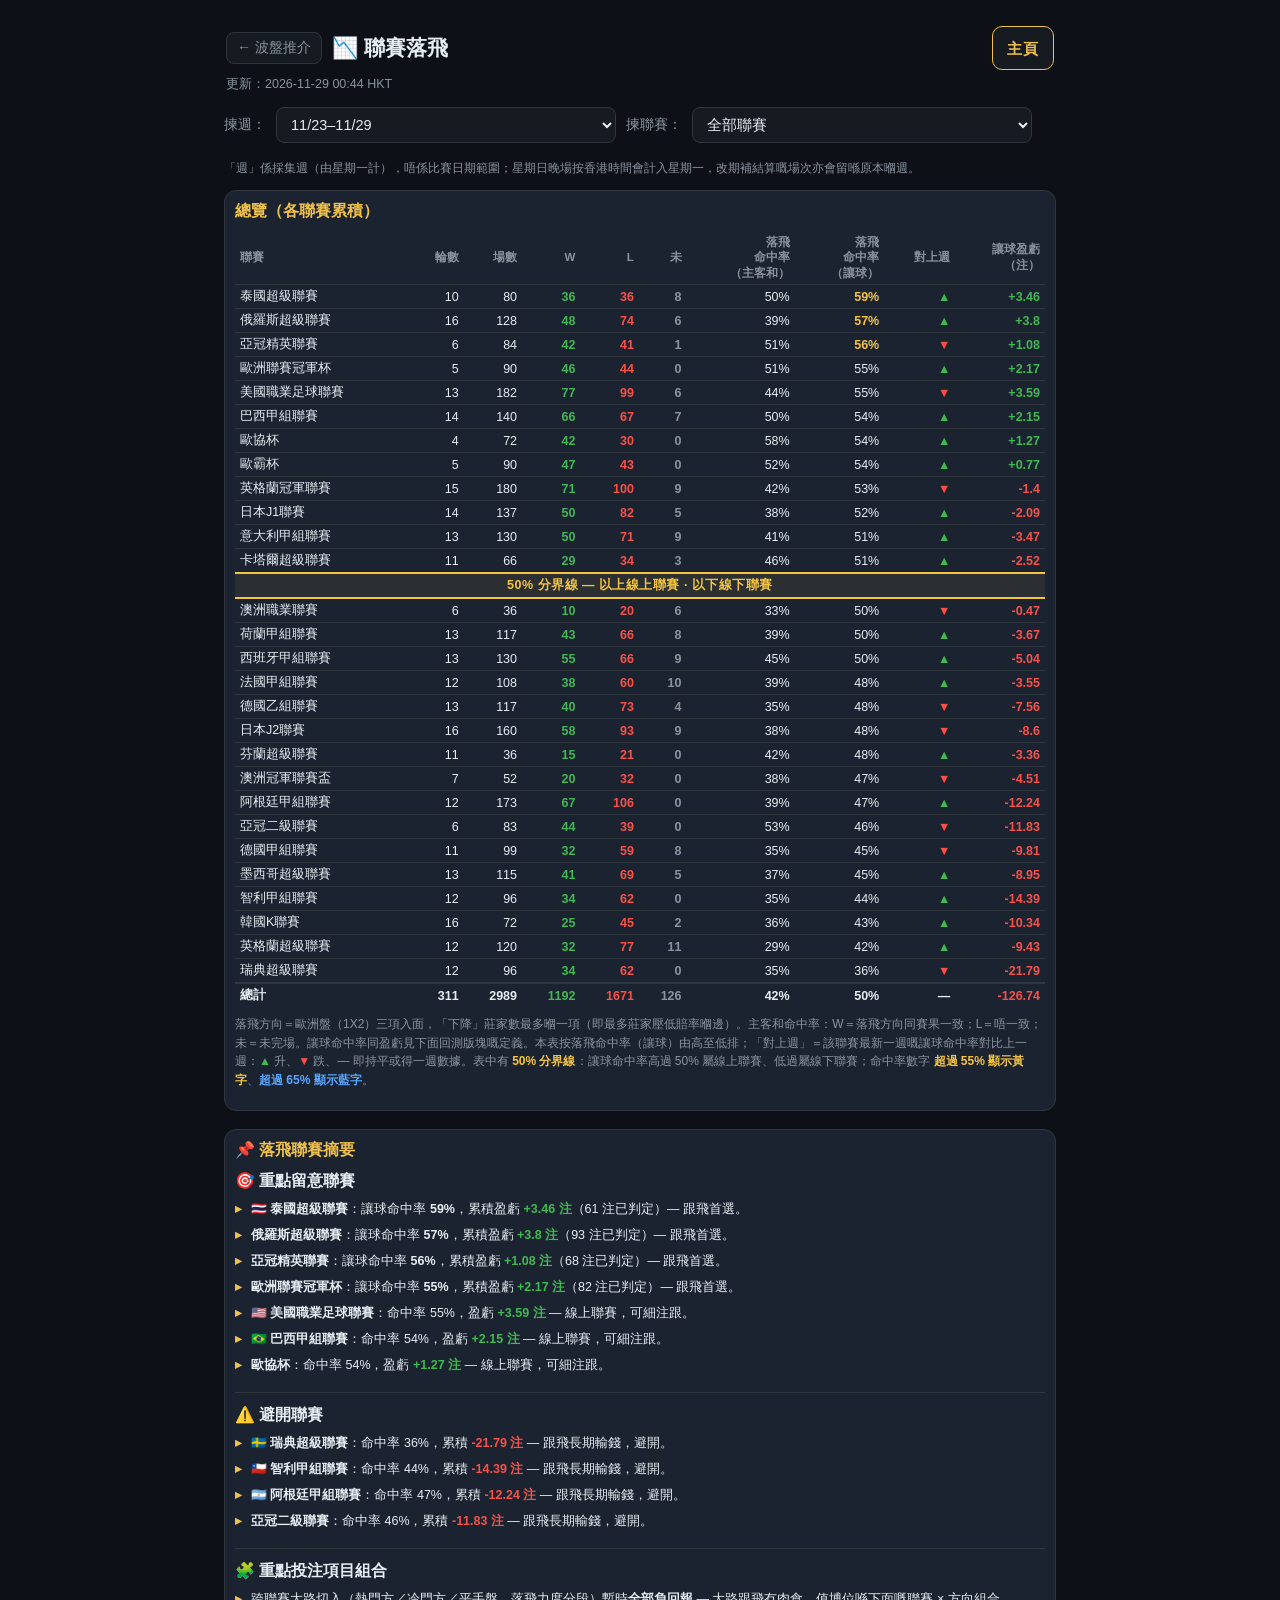
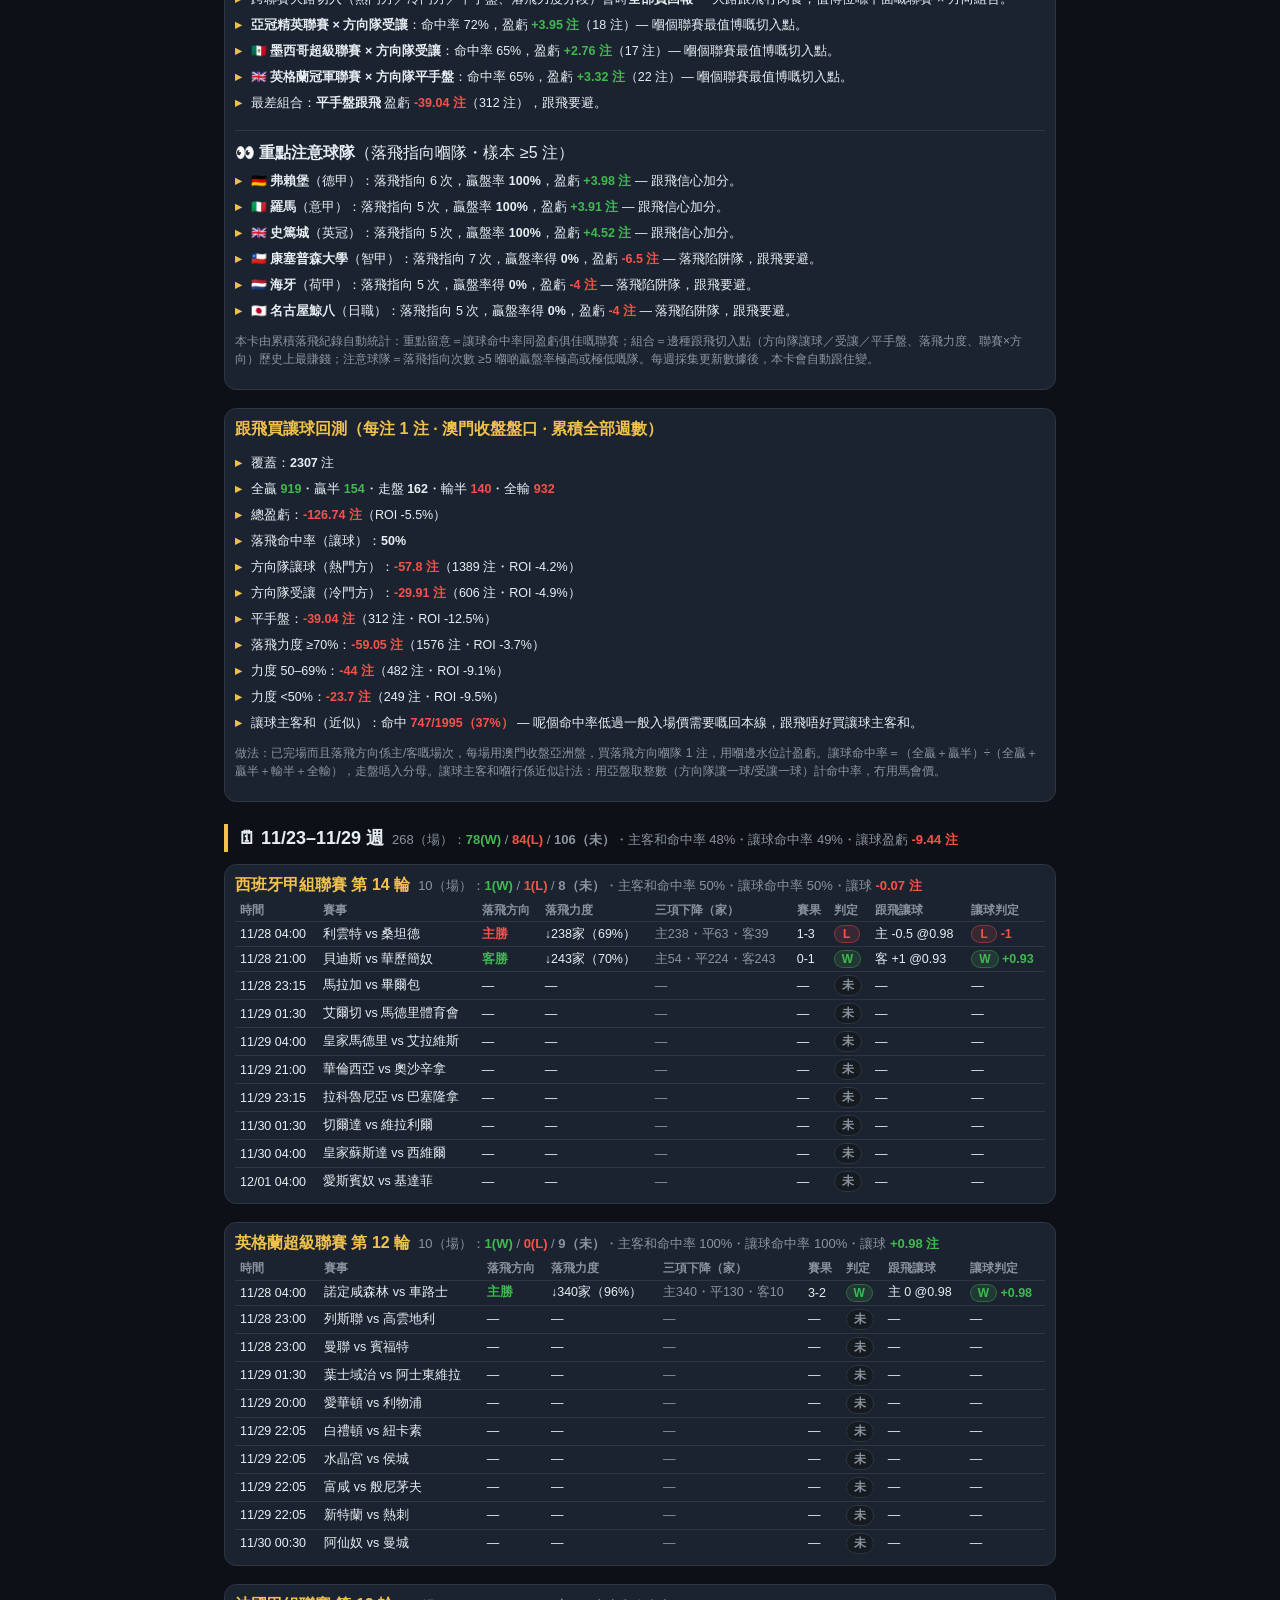
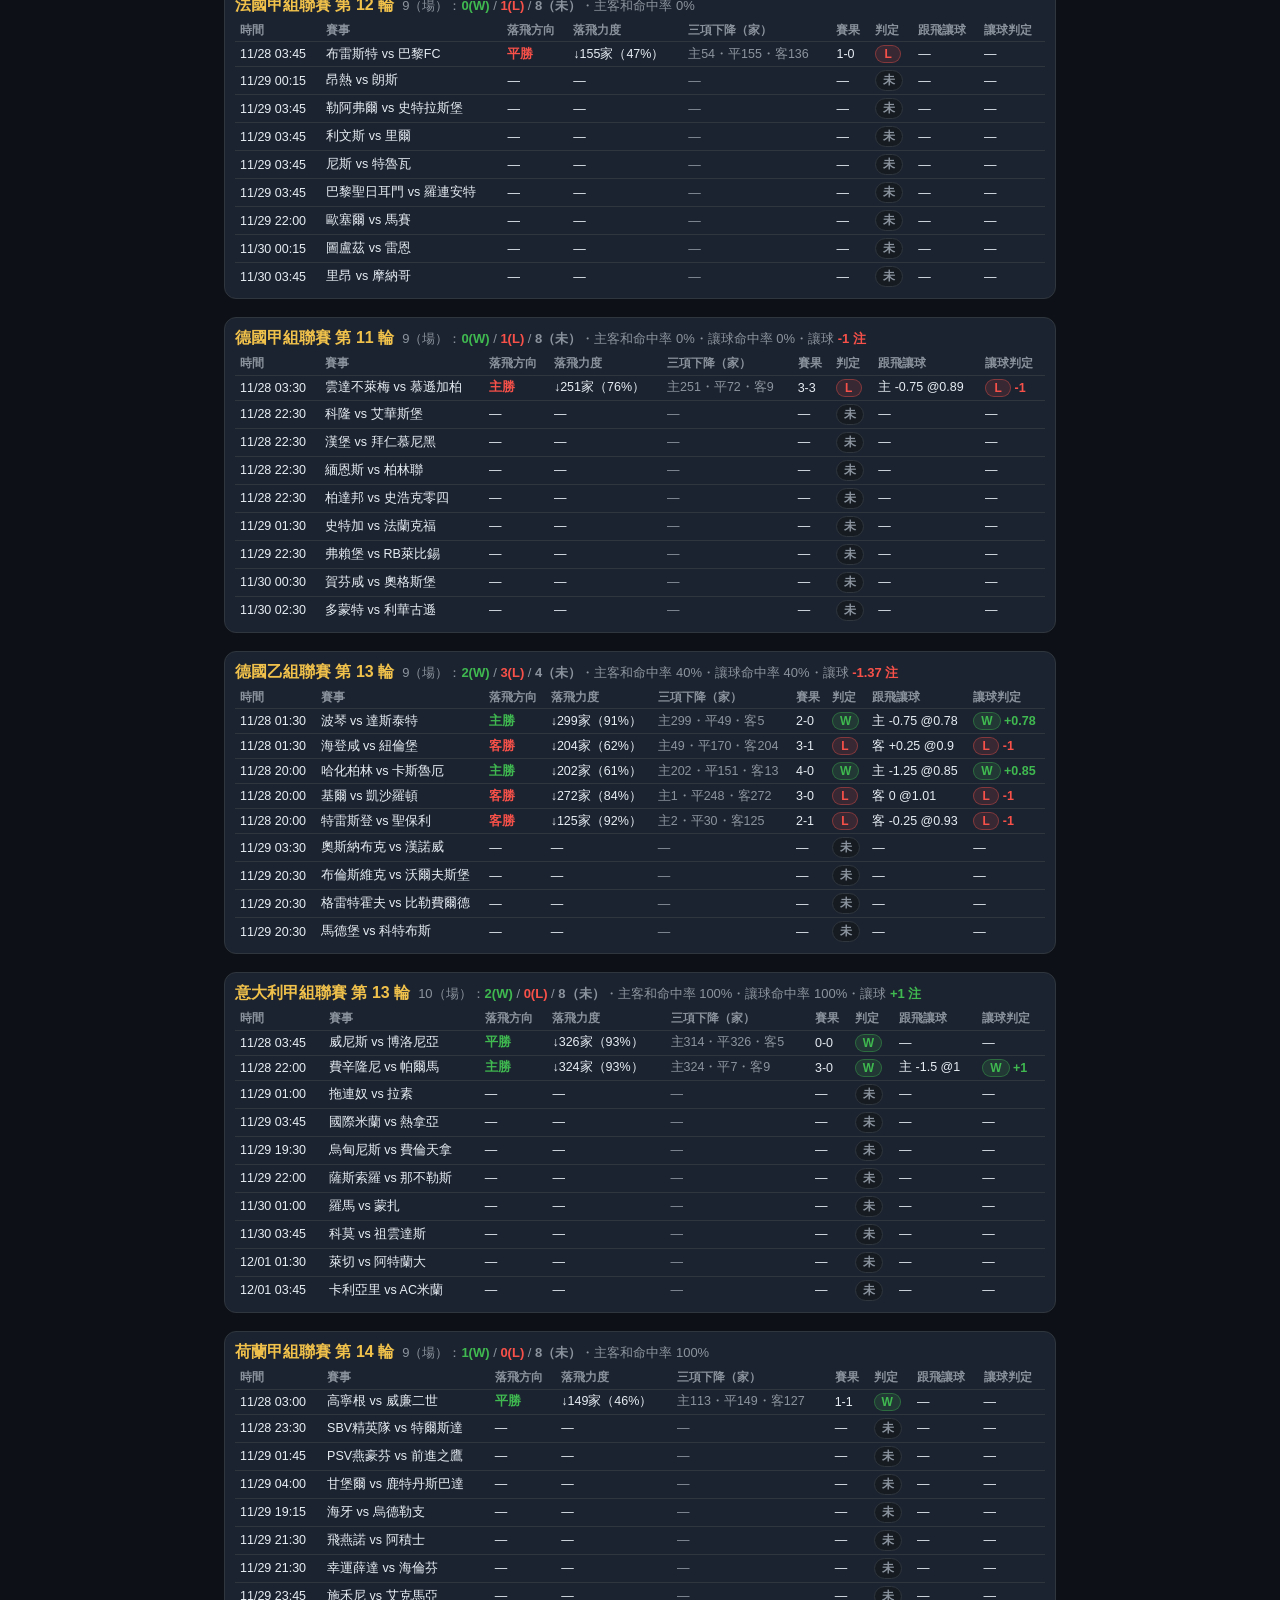
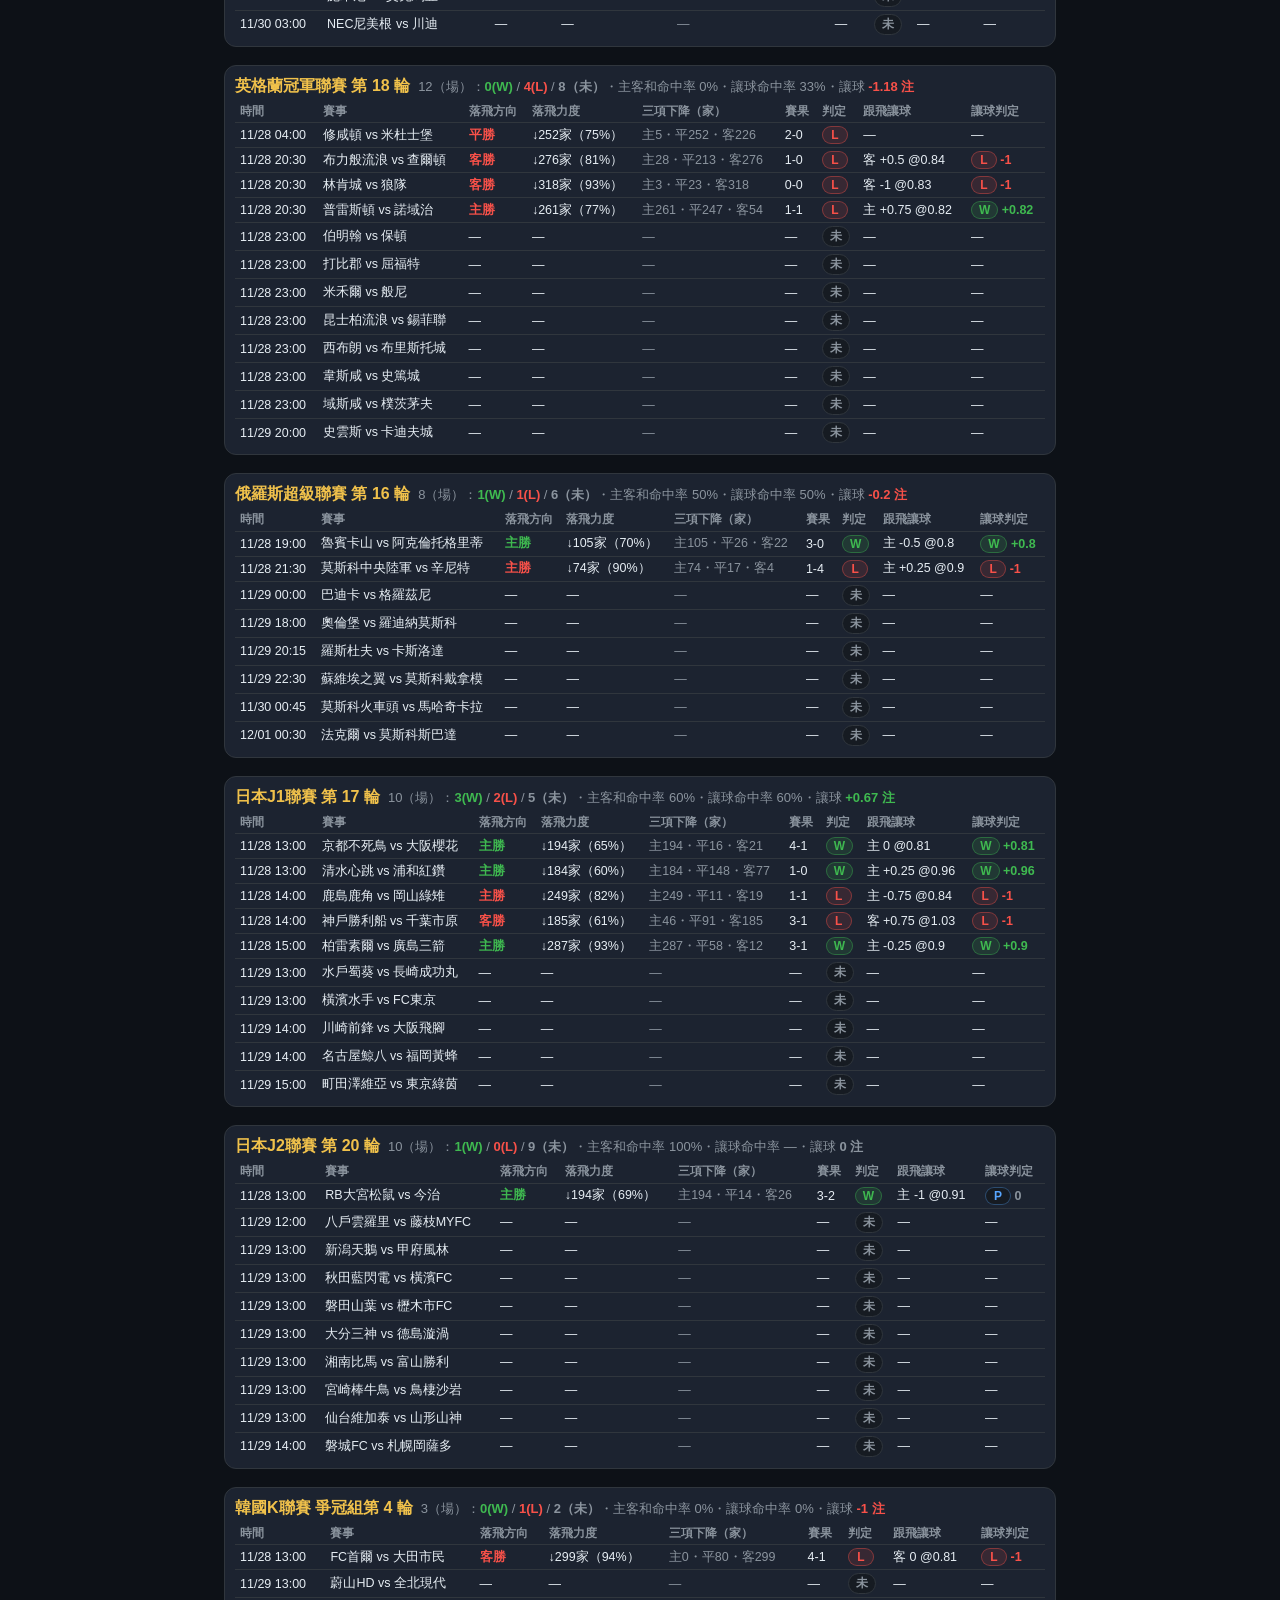
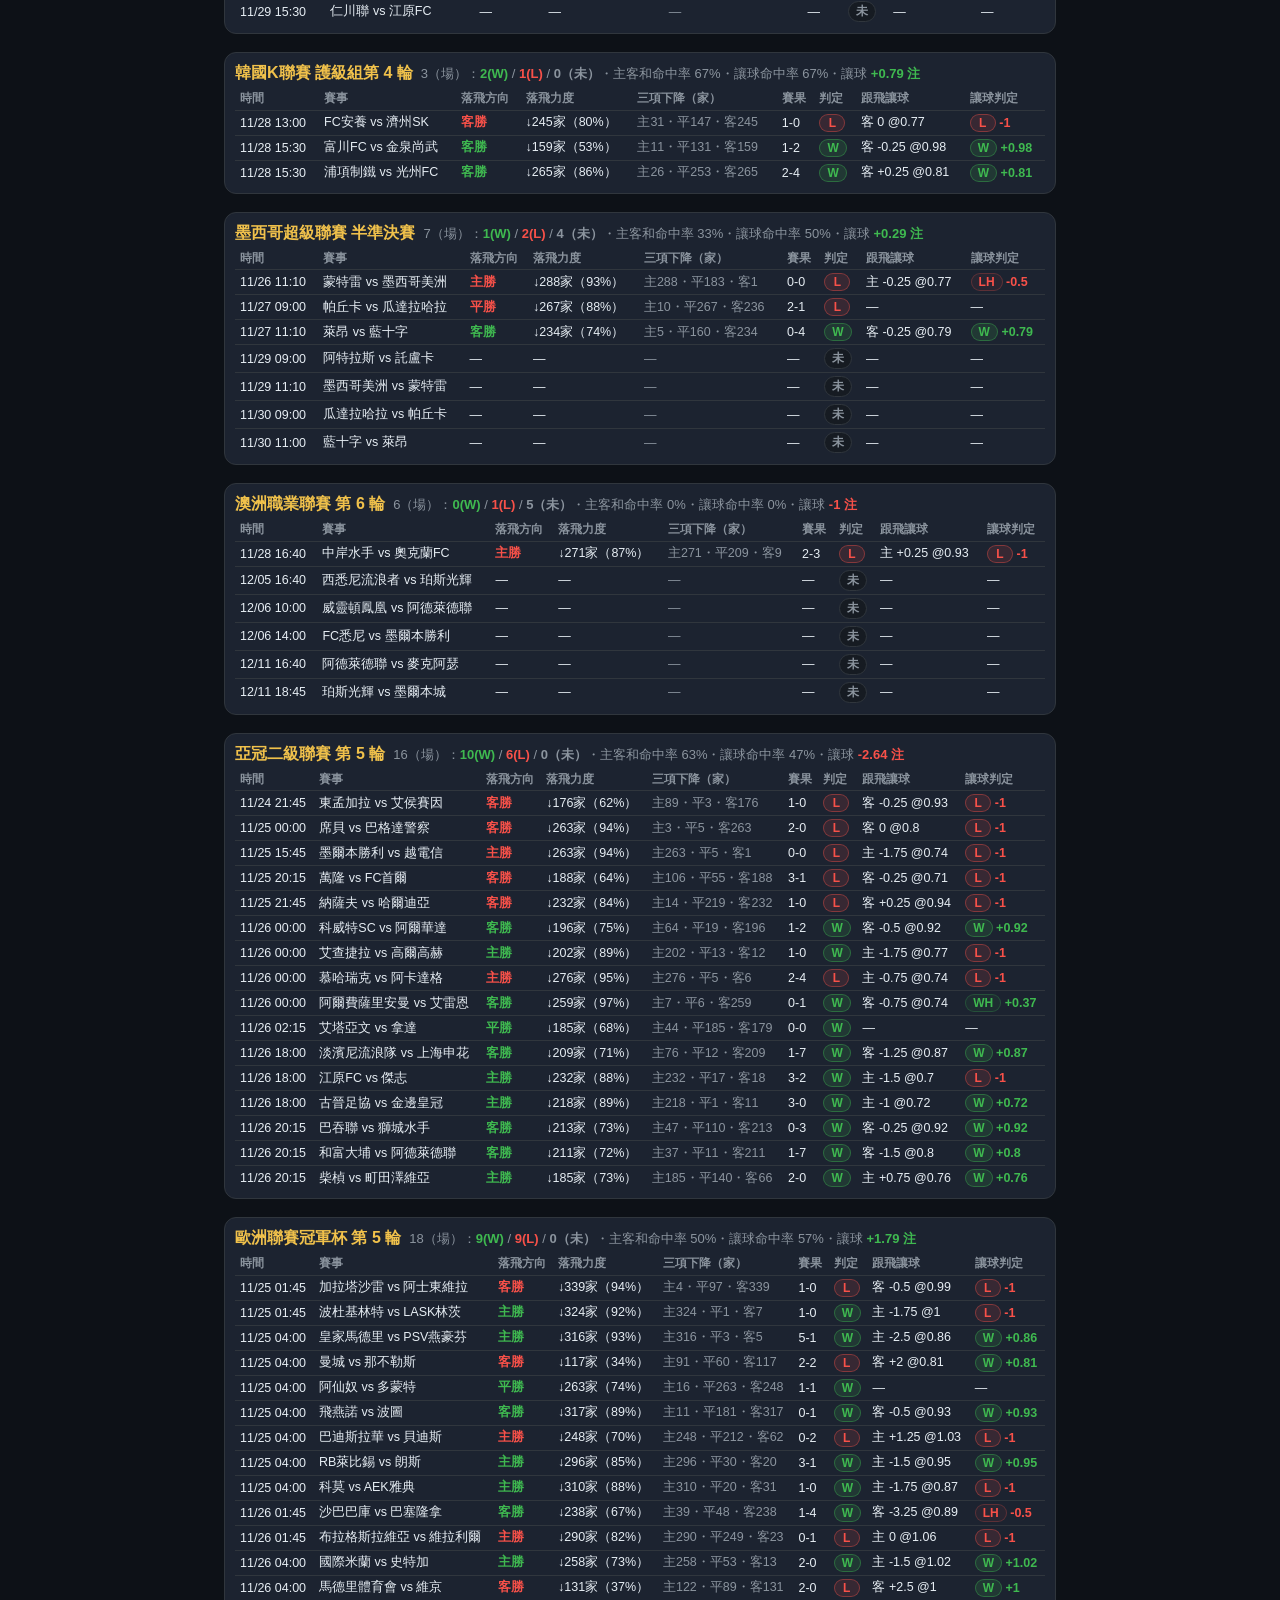
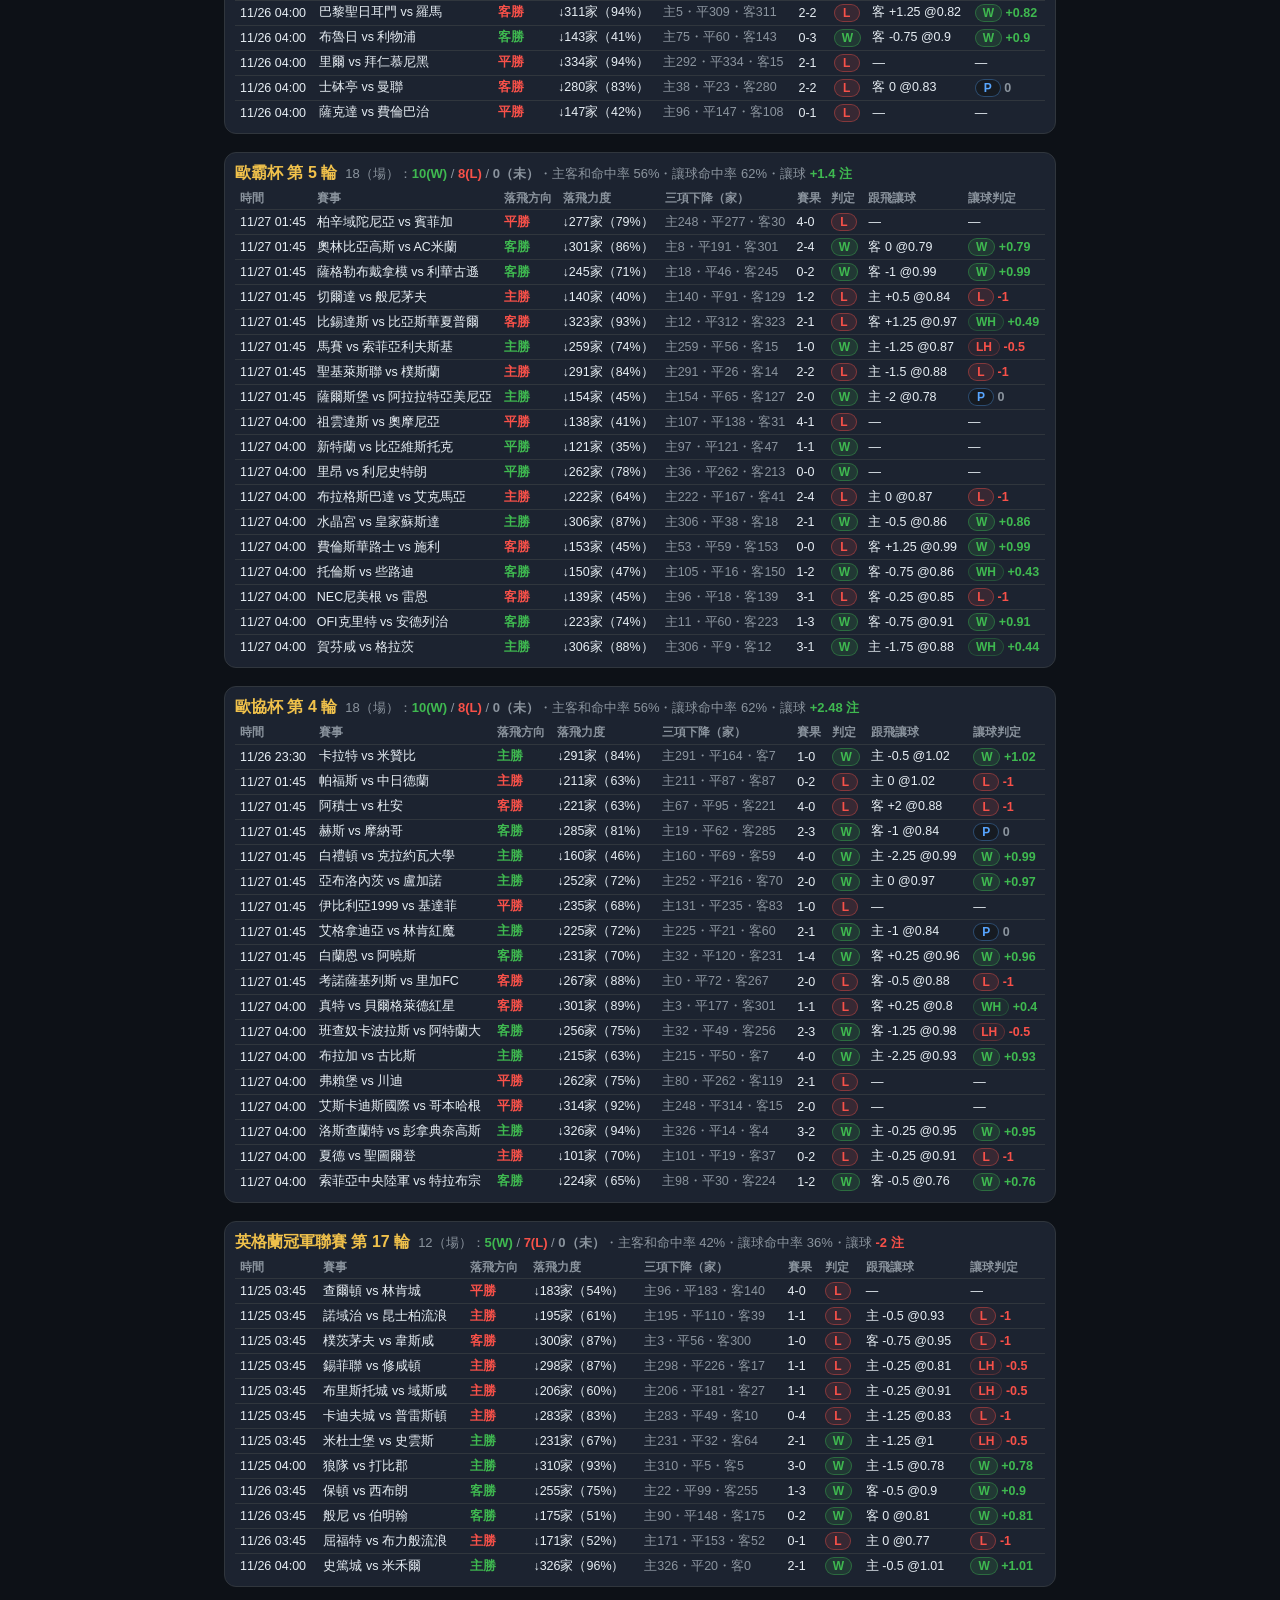
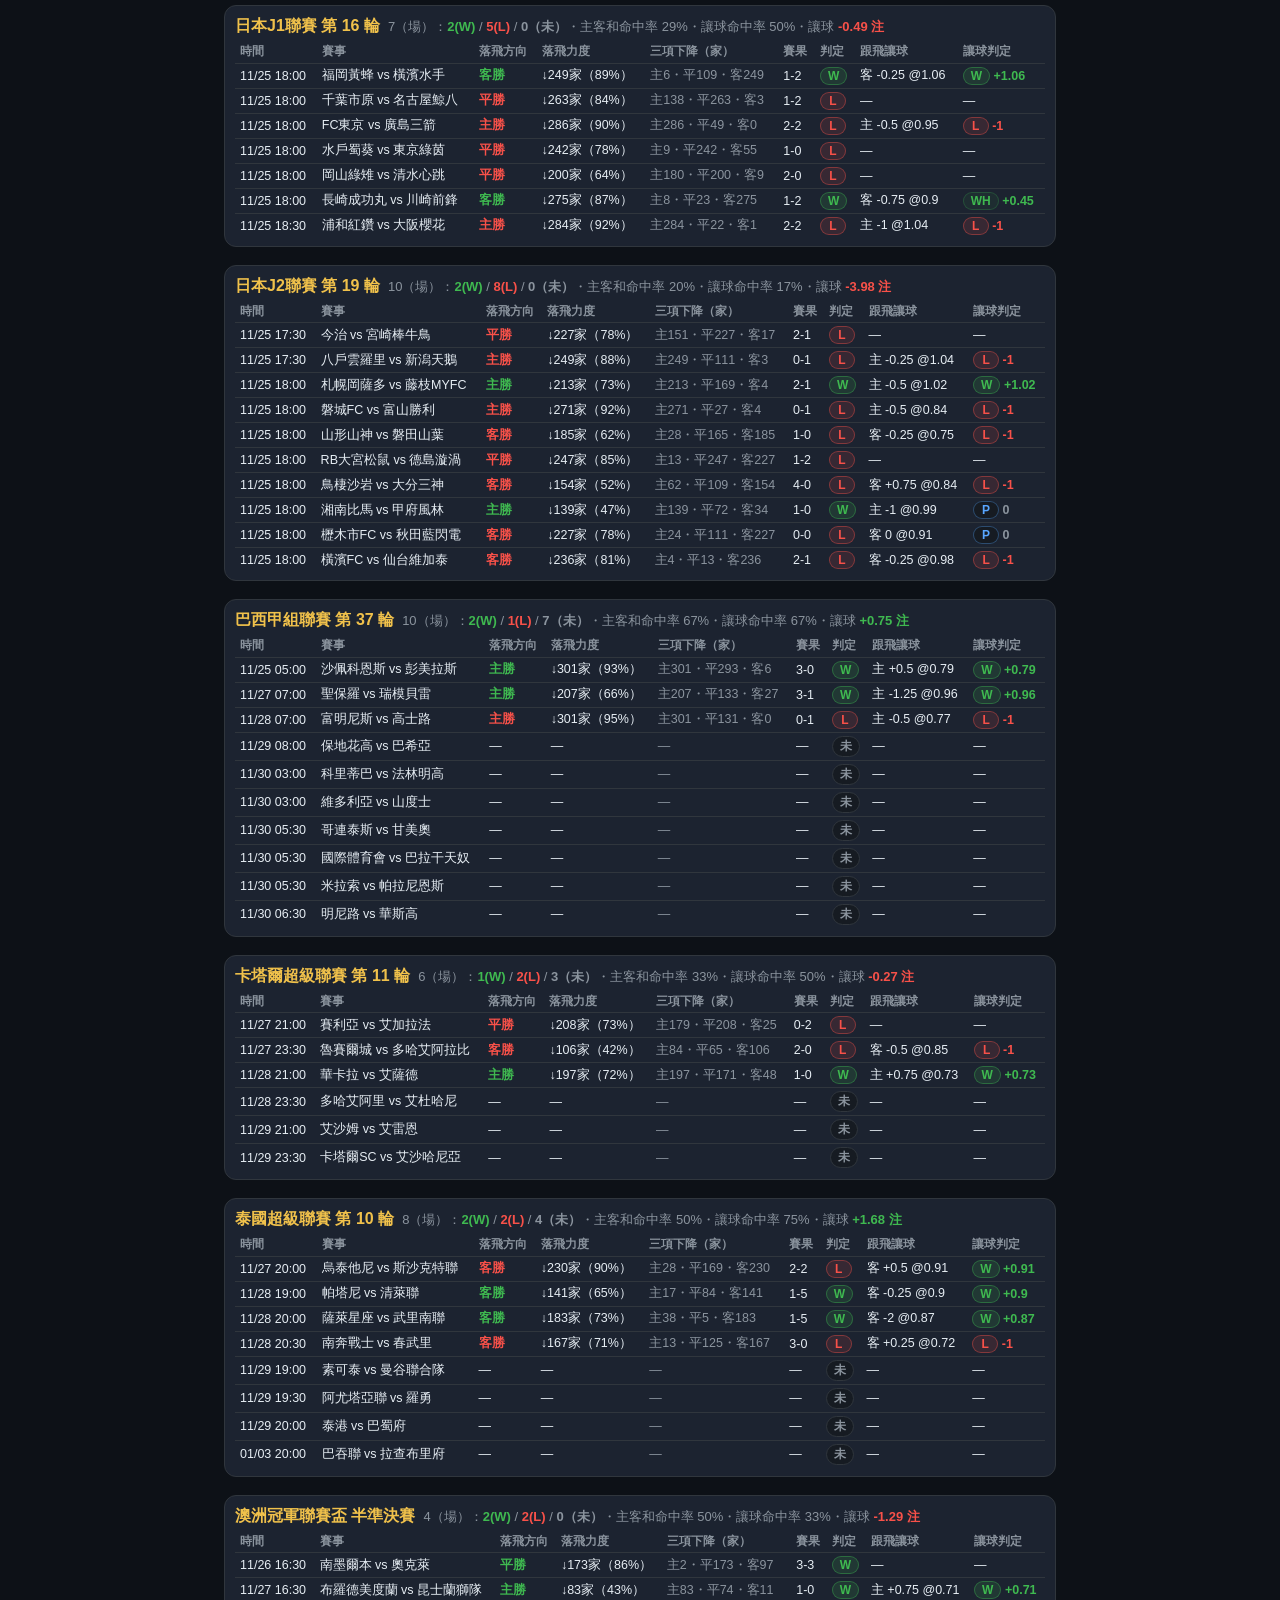
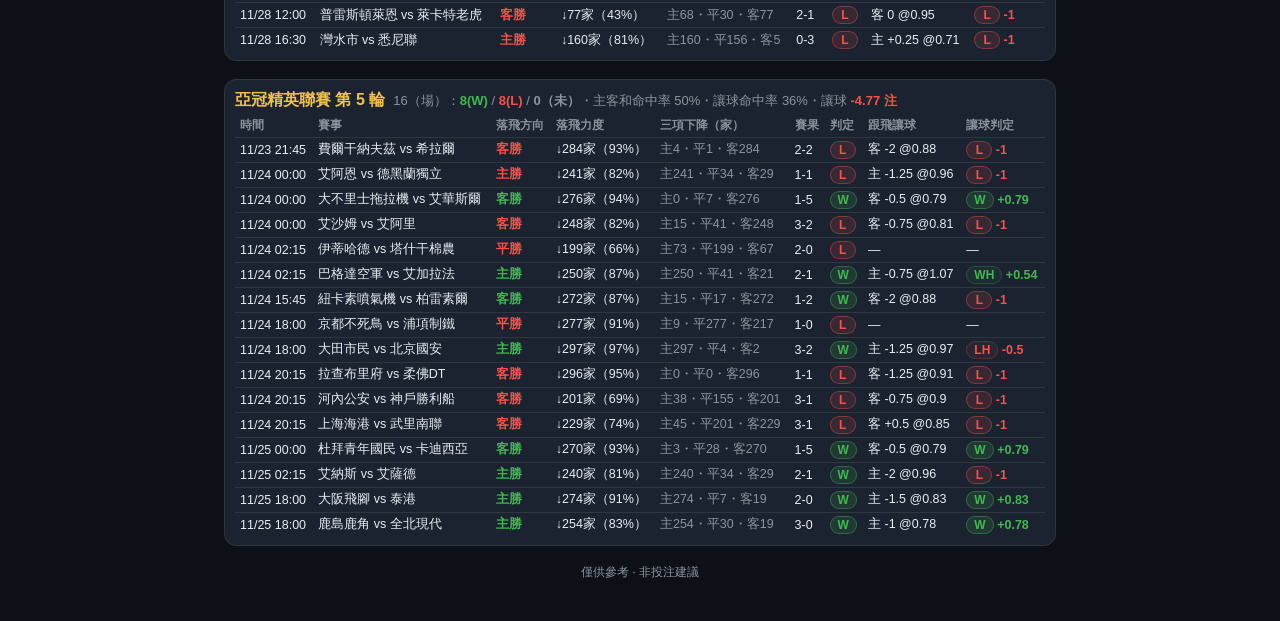
<file: luofei.html>
<!DOCTYPE html>
<html lang="zh-HK">
<head>
<meta charset="UTF-8" />
<meta name="viewport" content="width=device-width, initial-scale=1, maximum-scale=1, viewport-fit=cover" />
<meta name="theme-color" content="#0d1117" />
<meta http-equiv="Cache-Control" content="no-cache" />
<title>聯賽落飛 · 波盤推介</title>
<style>
  :root{
    --bg:#0d1117; --bg-elev:#161b22; --bg-card:#1c2330; --bg-hover:#243044;
    --border:#30363d; --text:#e6edf3; --muted:#8b949e;
    --gold:#f0c14b; --green:#3fb950; --red:#f85149; --blue:#58a6ff;
  }
  *{box-sizing:border-box}
  body{margin:0;background:var(--bg);color:var(--text);
    font-family:-apple-system,BlinkMacSystemFont,"Segoe UI","PingFang HK","Microsoft JhengHei",sans-serif;
    -webkit-font-smoothing:antialiased}
  .wrap{max-width:860px;margin:0 auto;padding:16px 14px 40px}
  header{display:flex;align-items:center;flex-wrap:nowrap;gap:10px;padding:10px 2px 4px}
  .back{color:var(--muted);text-decoration:none;font-size:14px;border:1px solid var(--border);
    padding:6px 10px;border-radius:8px;background:var(--bg-elev);flex:0 1 auto;min-width:0}
  .back:active{background:var(--bg-hover)}
  h1{font-size:21px;margin:0;min-width:0}
  .btn-home{margin-left:auto;flex:0 0 auto;display:inline-flex;align-items:center;justify-content:center;
    min-width:44px;min-height:44px;padding:0 14px;border:1px solid var(--gold);border-radius:10px;
    background:var(--bg-elev);color:var(--gold);text-decoration:none;font-size:15px;font-weight:700;
    line-height:1;letter-spacing:.06em;white-space:nowrap}
  .btn-home:active{background:var(--bg-hover)}
  .updated{color:var(--muted);font-size:12.5px;margin:2px 2px 14px}
  .panel{background:var(--bg-card);border:1px solid var(--border);border-radius:12px;
    padding:10px 10px 8px;margin:0 0 18px}
  .panel h2{font-size:16px;margin:0 0 10px;color:var(--gold)}
  .table-scroll{overflow-x:auto}
  table{width:100%;border-collapse:collapse;font-size:12.5px;min-width:470px}
  th,td{padding:3px 5px;border-bottom:1px solid var(--border);text-align:left;white-space:nowrap}
  th{color:var(--muted);font-weight:600;font-size:11.5px;white-space:normal;line-height:1.35}
  #sum-table{min-width:0}
  #sum-table td:first-child{white-space:normal}
  tr:last-child td{border-bottom:none}
  tr.tot td{border-top:2px solid var(--border);font-weight:700}
  .num{text-align:right;font-variant-numeric:tabular-nums}
  .w{color:var(--green);font-weight:700}
  .l{color:var(--red);font-weight:700}
  .u{color:var(--muted);font-weight:700}
  .rate55{color:#f5c542;font-weight:700}
  .rate65{color:var(--blue);font-weight:700}
  .cutline td{text-align:center;color:#f5c542;background:rgba(245,197,66,.07);border-top:2px solid #f5c542;border-bottom:2px solid #f5c542;font-weight:700;white-space:normal;letter-spacing:.04em}
  .chip{display:inline-block;min-width:26px;text-align:center;padding:1px 7px;border-radius:20px;
    font-size:12px;font-weight:700;border:1px solid var(--border)}
  .chip.w{background:rgba(63,185,80,.14);color:var(--green);border-color:rgba(63,185,80,.4)}
  .chip.l{background:rgba(248,81,73,.12);color:var(--red);border-color:rgba(248,81,73,.4)}
  .chip.u{background:var(--bg-elev);color:var(--muted)}
  .chip.wh{background:rgba(63,185,80,.07);color:var(--green);border-color:rgba(63,185,80,.25)}
  .chip.lh{background:rgba(248,81,73,.06);color:var(--red);border-color:rgba(248,81,73,.25)}
  .chip.p{background:var(--bg-elev);color:var(--blue);border-color:rgba(88,166,255,.35)}
  .dir{font-weight:700}
  .dir-w{color:var(--green)}
  .dir-l{color:var(--red)}
  .down3{color:var(--muted);font-size:12.5px}
  .note{color:var(--muted);font-size:12px;margin-top:8px;line-height:1.55}
  .cmt p{margin:5px 0;line-height:1.65;font-size:13.5px}
  .pts{list-style:none;margin:4px 0;padding:0}
  .pts li{position:relative;padding:3px 0 3px 16px;line-height:1.6;font-size:12.5px}
  .pts li:before{content:'▸';position:absolute;left:0;color:var(--gold);font-weight:700}
  .cmt b.lbl{color:var(--gold)}
  .dsep{border-top:1px solid var(--border);margin:14px 0 2px}
  .league-head{display:flex;flex-wrap:wrap;gap:8px;align-items:baseline;margin:0 0 4px}
  .league-head .sum{color:var(--muted);font-size:13px}
  .empty{color:var(--muted);padding:22px 4px;text-align:center}
  .weekbar{display:flex;flex-wrap:wrap;align-items:center;gap:10px;margin:0 0 16px}
  .weekbar label{color:var(--muted);font-size:13.5px}
  .weekbar select{background:var(--bg-elev);color:var(--text);border:1px solid var(--border);
    border-radius:8px;padding:8px 10px;font-size:14.5px;flex:1;max-width:340px}
  .week-head{display:flex;flex-wrap:wrap;gap:8px;align-items:baseline;
    border-left:4px solid var(--gold);padding:2px 0 2px 10px;margin:22px 0 12px}
  .week-head h2{font-size:18px;margin:0}
  .week-head .sum{color:var(--muted);font-size:13px}
  .seg{display:flex;flex-wrap:wrap;gap:8px 18px;font-size:13.5px;margin:2px 0 6px}
  .seg b{font-variant-numeric:tabular-nums}
  footer{color:var(--muted);font-size:12px;text-align:center;margin-top:8px}
</style>
</head>
<body>
<div class="wrap">
  <header>
    <a class="back" href="index.html#/football">← 波盤推介</a>
    <h1>📉 聯賽落飛</h1>
    <a class="btn-home" href="https://taiwah1995.github.io/racing-tips/">主頁</a>
  </header>
  <p class="updated" id="updated">載入中…</p>

  <div class="weekbar">
    <label for="week-select">揀週：</label>
    <select id="week-select"><option value="all">全部週數</option></select>
    <label for="league-select">揀聯賽：</label>
    <select id="league-select"><option value="all">全部聯賽</option></select>
  </div>
  <p class="note">「週」係採集週（由星期一計），唔係比賽日期範圍；星期日晚場按香港時間會計入星期一，改期補結算嘅場次亦會留喺原本嗰週。</p>

  <div class="panel" id="cmt-panel" style="display:none">
    <h2 id="cmt-title">短評</h2>
    <div class="cmt" id="cmt-body"></div>
  </div>

  <div class="panel">
    <h2 id="sum-title">總覽（各聯賽累積）</h2>
    <div class="table-scroll"><table id="sum-table">
      <thead><tr>
        <th>聯賽</th>
        <th class="num">輪數</th><th class="num">場數</th><th class="num">W</th><th class="num">L</th><th class="num">未</th>
        <th class="num">落飛<br>命中率<br>（主客和）</th>
        <th class="num">落飛<br>命中率<br>（讓球）</th>
        <th class="num">對上週</th>
        <th class="num">讓球盈虧<br>（注）</th>
      </tr></thead>
      <tbody id="sum-body"><tr><td colspan="10" class="empty">載入中…</td></tr></tbody>
    </table></div>
    <p class="note">落飛方向＝歐洲盤（1X2）三項入面，「下降」莊家數最多嗰一項（即最多莊家壓低賠率嗰邊）。主客和命中率：W＝落飛方向同賽果一致；L＝唔一致；未＝未完場。讓球命中率同盈虧見下面回測版塊嘅定義。本表按落飛命中率（讓球）由高至低排；「對上週」＝該聯賽最新一週嘅讓球命中率對比上一週：<span class="w">▲</span> 升、<span class="l">▼</span> 跌、— 即持平或得一週數據。表中有 <b style="color:#f5c542">50% 分界線</b>：讓球命中率高過 50% 屬線上聯賽、低過屬線下聯賽；命中率數字 <span class="rate55">超過 55% 顯示黃字</span>、<span class="rate65">超過 65% 顯示藍字</span>。</p>
  </div>

  <div class="panel" id="digest-panel">
    <h2>📌 落飛聯賽摘要</h2>
    <div id="digest-body"></div>
    <p class="note">本卡由累積落飛紀錄自動統計：重點留意＝讓球命中率同盈虧俱佳嘅聯賽；組合＝邊種跟飛切入點（方向隊讓球／受讓／平手盤、落飛力度、聯賽×方向）歷史上最賺錢；注意球隊＝落飛指向次數 ≥5 嗰啲贏盤率極高或極低嘅隊。每週採集更新數據後，本卡會自動跟住變。</p>
  </div>

  <div class="panel" id="ah-panel" style="display:none">
    <h2 id="ah-title">跟飛買讓球回測（每注 1 注 · 澳門收盤盤口 · 累積全部週數）</h2>
    <div id="ah-body"></div>
    <p class="note">做法：已完場而且落飛方向係主/客嘅場次，每場用澳門收盤亞洲盤，買落飛方向嗰隊 1 注，用嗰邊水位計盈虧。讓球命中率＝（全贏＋贏半）÷（全贏＋贏半＋輸半＋全輸），走盤唔入分母。讓球主客和嗰行係近似計法：用亞盤取整數（方向隊讓一球/受讓一球）計命中率，冇用馬會價。</p>
  </div>

  <div id="weeks"></div>

  <footer>僅供參考 · 非投注建議</footer>
</div>

<script>
function esc(s){return String(s==null?'':s).replace(/[&<>"']/g,function(c){return {'&':'&amp;','<':'&lt;','>':'&gt;','"':'&quot;',"'":'&#39;'}[c];});}
function tally(ms){
  var w=0,l=0,u=0;
  ms.forEach(function(m){ if(m.status==='W')w++; else if(m.status==='L')l++; else u++; });
  return {n:ms.length,w:w,l:l,u:u};
}
function rate(t){ return (t.w+t.l)>0 ? Math.round(t.w/(t.w+t.l)*100)+'%' : '—'; }
function ahGrade(m){
  if(!m.result || m.ah_line==null || (m.dir!=='主'&&m.dir!=='客')) return null;
  var p=String(m.result).split('-'); if(p.length!==2) return null;
  var hs=+p[0], as=+p[1];
  var diff=(m.dir==='主')? hs-as : as-hs;
  var L=(m.dir==='主')? +m.ah_line : -(+m.ah_line);
  var water=(m.dir==='主')? +m.ah_hw : +m.ah_aw;
  var parts=(Math.abs(L*4%2)===1)? [L-0.25,L+0.25] : [L];
  var pnl=0;
  parts.forEach(function(pt){ var st=1/parts.length, adj=diff+pt;
    if(adj>0) pnl+=st*water; else if(adj<0) pnl-=st; });
  pnl=Math.round(pnl*1000)/1000;
  var g;
  if(pnl===0) g='P'; else if(pnl>0) g=(Math.abs(pnl-water)<0.001)? 'W':'WH';
  else g=(pnl>-1)? 'LH':'L';
  return {grade:g, pnl:pnl, L:L, water:water, diff:diff};
}
function ahTally(ms){
  var t={n:0,W:0,WH:0,P:0,LH:0,L:0,pnl:0};
  ms.forEach(function(m){ var a=ahGrade(m); if(!a) return;
    t.n++; t[a.grade]++; t.pnl+=a.pnl; });
  t.pnl=Math.round(t.pnl*100)/100;
  return t;
}
var LEAGUE_FLAG={'泰國超級聯賽':'🇹🇭','西班牙甲組聯賽':'🇪🇸','英格蘭超級聯賽':'🇬🇧','英格蘭冠軍聯賽':'🇬🇧','法國甲組聯賽':'🇫🇷','德國甲組聯賽':'🇩🇪','德國乙組聯賽':'🇩🇪','巴西甲組聯賽':'🇧🇷','日本J1聯賽':'🇯🇵','日本J2聯賽':'🇯🇵','墨西哥超級聯賽':'🇲🇽','美國職業足球聯賽':'🇺🇸','意大利甲組聯賽':'🇮🇹','瑞典超級聯賽':'🇸🇪','荷蘭甲組聯賽':'🇳🇱','芬蘭超級聯賽':'🇫🇮','智利甲組聯賽':'🇨🇱','阿根廷甲組聯賽':'🇦🇷','韓國K聯賽':'🇰🇷'};
function flagOf(name){ var f=LEAGUE_FLAG[name]; return f? f+' ' : ''; }
var LEAGUE_SHORT={'泰國超級聯賽':'泰超','西班牙甲組聯賽':'西甲','英格蘭超級聯賽':'英超','英格蘭冠軍聯賽':'英冠','法國甲組聯賽':'法甲','德國甲組聯賽':'德甲','德國乙組聯賽':'德乙','巴西甲組聯賽':'巴甲','日本J1聯賽':'日職','日本J2聯賽':'J2','墨西哥超級聯賽':'墨超','美國職業足球聯賽':'美職','意大利甲組聯賽':'意甲','瑞典超級聯賽':'瑞典超','荷蘭甲組聯賽':'荷甲','芬蘭超級聯賽':'芬超','智利甲組聯賽':'智甲','阿根廷甲組聯賽':'阿甲','韓國K聯賽':'韓職'};
function ahRate(t){ var d=t.W+t.WH+t.LH+t.L; return d>0 ? Math.round((t.W+t.WH)/d*100)+'%' : '—'; }
function fmtPnl(v){ return (v>0? '+':'')+ (Math.round(v*100)/100); }
function pnlCls(v){ return v>0? 'w' : (v<0? 'l':'u'); }
function hhadGrade(m){
  var a=ahGrade(m); if(!a) return null;
  var L=a.L, h;
  if(L<=-1.75) h=-2; else if(L<=-0.25) h=-1; else if(L>=1.75) h=2; else if(L>=0.25) h=1; else return null;
  return (a.diff+h>0)? 'W':'L';
}
function weekLabel(wk){
  if(!wk) return '未分週';
  var p=wk.split('-'); if(p.length!==3) return wk;
  var mon=new Date(+p[0], +p[1]-1, +p[2]);
  var sun=new Date(mon.getTime()+6*86400000);
  function f(d){ return (d.getMonth()+1)+'/'+d.getDate(); }
  return f(mon)+'–'+f(sun);
}
function ahRateNum(t){ var d=t.W+t.WH+t.LH+t.L; return d>0? (t.W+t.WH)/d : null; }
function sumRows(leagues, single){
  var byName={}, order=[];
  leagues.forEach(function(lg){
    var k=lg.league;
    if(!byName[k]){ byName[k]={rounds:0,matches:[],weeks:{}}; order.push(k); }
    byName[k].rounds++;
    var wk=lg.week||'';
    if(!byName[k].weeks[wk]) byName[k].weeks[wk]=[];
    (lg.matches||[]).forEach(function(m){ byName[k].matches.push(m); byName[k].weeks[wk].push(m); });
  });
  var rows=[], allM=[];
  order.forEach(function(k){
    var g=byName[k], t=tally(g.matches), a=ahTally(g.matches);
    allM=allM.concat(g.matches);
    var rates=[];
    Object.keys(g.weeks).sort().forEach(function(wk){
      var r=ahRateNum(ahTally(g.weeks[wk])); if(r!=null) rates.push(r);
    });
    var trend='<td class="num u">—</td>';
    if(rates.length>=2){
      var cur=rates[rates.length-1], prev=rates[rates.length-2];
      if(cur>prev) trend='<td class="num w">▲</td>';
      else if(cur<prev) trend='<td class="num l">▼</td>';
    }
    rows.push({k:k, rounds:g.rounds, t:t, a:a, r:ahRateNum(a), trend:trend});
  });
  rows.sort(function(x,y){
    var rx=(x.r==null? -1:x.r), ry=(y.r==null? -1:y.r);
    if(ry!==rx) return ry-rx;
    return y.a.pnl-x.a.pnl;
  });
  function rateCls(r){
    if(r==null) return '';
    var p=Math.round(r*100);
    if(p>65) return ' rate65';
    if(p>55) return ' rate55';
    return '';
  }
  var html='', cutDone=false;
  rows.forEach(function(x){
    if(!single && !cutDone && x.r!=null && x.r<=0.5){
      html+='<tr class="cutline"><td colspan="10">50% 分界線 — 以上線上聯賽 · 以下線下聯賽</td></tr>';
      cutDone=true;
    }
    html+='<tr><td>'+esc(x.k)+'</td><td class="num">'+x.rounds+'</td>'+
      '<td class="num">'+x.t.n+'</td><td class="num w">'+x.t.w+'</td><td class="num l">'+x.t.l+'</td>'+
      '<td class="num u">'+x.t.u+'</td><td class="num">'+rate(x.t)+'</td>'+
      '<td class="num'+rateCls(x.r)+'">'+ahRate(x.a)+'</td>'+x.trend+
      '<td class="num '+pnlCls(x.a.pnl)+'">'+(x.a.n? fmtPnl(x.a.pnl):'—')+'</td></tr>';
  });
  if(single) return html;
  var tt=tally(allM), ta=ahTally(allM);
  html+='<tr class="tot"><td>總計</td><td class="num">'+leagues.length+'</td>'+
    '<td class="num">'+tt.n+'</td><td class="num w">'+tt.w+'</td><td class="num l">'+tt.l+'</td>'+
    '<td class="num u">'+tt.u+'</td><td class="num">'+rate(tt)+'</td>'+
    '<td class="num">'+ahRate(ta)+'</td><td class="num">—</td><td class="num '+pnlCls(ta.pnl)+'">'+(ta.n? fmtPnl(ta.pnl):'—')+'</td></tr>';
  return html;
}
function matchRow(m){
  var when=esc(m.date? m.date.slice(5).replace('-','/') : '')+(m.time? ' '+esc(m.time):'');
  var dir='—', force='—', down3='—';
  if(m.dir){
    dir='<span class="dir'+(m.status==='W'?' dir-w':m.status==='L'?' dir-l':'')+'">'+esc(m.dir)+'勝</span>';
    force='↓'+esc(m['down_'+(m.dir==='主'?'h':m.dir==='客'?'a':'d')])+'家（'+esc(m.dir_pct)+'%）';
    down3='主'+esc(m.down_h)+'・平'+esc(m.down_d)+'・客'+esc(m.down_a);
  }
  var chip='<span class="chip '+(m.status==='W'?'w':m.status==='L'?'l':'u')+'">'+esc(m.status)+'</span>';
  var note=m.note? ' <span class="down3">（'+esc(m.note)+'）</span>':'';
  var ah=ahGrade(m), ahTxt='—', ahChip='—';
  if(ah){
    ahTxt=esc(m.dir)+' '+(ah.L>0? '+'+ah.L : ah.L)+' @'+ah.water;
    ahChip='<span class="chip '+ah.grade.toLowerCase()+'">'+ah.grade+'</span> <span class="'+pnlCls(ah.pnl)+'">'+fmtPnl(ah.pnl)+'</span>';
  }
  return '<tr><td>'+when+'</td><td>'+esc(m.home)+' vs '+esc(m.away)+note+'</td>'+
    '<td>'+dir+'</td><td>'+force+'</td><td class="down3">'+down3+'</td>'+
    '<td>'+esc(m.result||'—')+'</td><td>'+chip+'</td><td>'+ahTxt+'</td><td>'+ahChip+'</td></tr>';
}
function leaguePanel(lg){
  var t=tally(lg.matches||[]);
  var a=ahTally(lg.matches||[]);
  var rows=(lg.matches||[]).map(matchRow).join('');
  var ahSum=a.n? '・讓球命中率 '+ahRate(a)+'・讓球 <span class="'+pnlCls(a.pnl)+'">'+fmtPnl(a.pnl)+' 注</span>' : '';
  return '<div class="panel league-panel" data-league="'+esc(lg.league)+'"><div class="league-head"><h2 style="margin:0">'+esc(lg.league)+' '+esc(lg.round)+
    '</h2><span class="sum">'+t.n+'（場）：<span class="w">'+t.w+'(W)</span> / <span class="l">'+t.l+'(L)</span> / <span class="u">'+t.u+'（未）</span>・主客和命中率 '+rate(t)+ahSum+'</span></div>'+
    '<div class="table-scroll"><table><thead><tr><th>時間</th><th>賽事</th><th>落飛方向</th><th>落飛力度</th><th>三項下降（家）</th><th>賽果</th><th>判定</th><th>跟飛讓球</th><th>讓球判定</th></tr></thead>'+
    '<tbody>'+rows+'</tbody></table></div></div>';
}
function weekSection(wk, lgs){
  var allM=[];
  lgs.forEach(function(lg){ (lg.matches||[]).forEach(function(m){ allM.push(m); }); });
  var t=tally(allM), a=ahTally(allM);
  var ahSum=a.n? '・讓球命中率 '+ahRate(a)+'・讓球盈虧 <span class="'+pnlCls(a.pnl)+'">'+fmtPnl(a.pnl)+' 注</span>' : '';
  var head='<div class="week-head"><h2>🗓 '+esc(weekLabel(wk))+' 週</h2>'+
    '<span class="sum">'+t.n+'（場）：<span class="w">'+t.w+'(W)</span> / <span class="l">'+t.l+'(L)</span> / <span class="u">'+t.u+'（未）</span>・主客和命中率 '+rate(t)+ahSum+'</span></div>';
  return '<div class="week-sec" data-week="'+esc(wk||'')+'">'+head+lgs.map(leaguePanel).join('')+'</div>';
}
function ahPanel(leagues, onlyName){
  document.getElementById('ah-title').textContent=onlyName?
    '跟飛買讓球回測（'+onlyName+'・每注 1 注 · 澳門收盤盤口 · 累積全部週數）' :
    '跟飛買讓球回測（每注 1 注 · 澳門收盤盤口 · 累積全部週數）';
  var all=[]; leagues.forEach(function(lg){ (lg.matches||[]).forEach(function(m){ all.push(m); }); });
  var t=ahTally(all);
  if(!t.n){ document.getElementById('ah-panel').style.display='none'; return; }
  function seg(sel){
    var s=ahTally(all.filter(sel));
    return s.n? {n:s.n, pnl:s.pnl, roi:Math.round(s.pnl/s.n*1000)/10} : null;
  }
  function segTxt(label, s){
    return s? '<li>'+label+'：<b class="'+pnlCls(s.pnl)+'">'+fmtPnl(s.pnl)+' 注</b>（'+s.n+' 注・ROI '+(s.roi>0?'+':'')+s.roi+'%）</li>' : '';
  }
  var fav=seg(function(m){ var a=ahGrade(m); return a&&a.L<0; });
  var dog=seg(function(m){ var a=ahGrade(m); return a&&a.L>0; });
  var lvl=seg(function(m){ var a=ahGrade(m); return a&&a.L===0; });
  var b1=seg(function(m){ return m.dir_pct>=70 && ahGrade(m); });
  var b2=seg(function(m){ return m.dir_pct>=50 && m.dir_pct<70 && ahGrade(m); });
  var b3=seg(function(m){ return m.dir_pct<50 && ahGrade(m); });
  var hw=0, hl=0;
  all.forEach(function(m){ var h=hhadGrade(m); if(h==='W')hw++; else if(h==='L')hl++; });
  var roi=Math.round(t.pnl/t.n*1000)/10;
  var html='<ul class="pts">'+
    '<li>覆蓋：<b>'+t.n+'</b> 注</li>'+
    '<li>全贏 <b class="w">'+t.W+'</b>・贏半 <b class="w">'+t.WH+'</b>・走盤 <b>'+t.P+'</b>・輸半 <b class="l">'+t.LH+'</b>・全輸 <b class="l">'+t.L+'</b></li>'+
    '<li>總盈虧：<b class="'+pnlCls(t.pnl)+'">'+fmtPnl(t.pnl)+' 注</b>（ROI '+(roi>0?'+':'')+roi+'%）</li>'+
    '<li>落飛命中率（讓球）：<b>'+ahRate(t)+'</b></li>'+
    segTxt('方向隊讓球（熱門方）', fav)+segTxt('方向隊受讓（冷門方）', dog)+segTxt('平手盤', lvl)+
    segTxt('落飛力度 ≥70%', b1)+segTxt('力度 50–69%', b2)+segTxt('力度 <50%', b3)+
    (hw+hl? '<li>讓球主客和（近似）：命中 <b class="'+(hw/(hw+hl)>=0.5?'w':'l')+'">'+hw+'/'+(hw+hl)+'（'+Math.round(hw/(hw+hl)*100)+'%）</b> — 呢個命中率低過一般入場價需要嘅回本線，跟飛唔好買讓球主客和。</li>':'')+
    '</ul>';
  document.getElementById('ah-body').innerHTML=html;
  document.getElementById('ah-panel').style.display='';
}
function segDefs(){
  return [
    {label:'方向隊讓球（熱門方）', test:function(a,m){ return a.L<0; }},
    {label:'方向隊受讓（冷門方）', test:function(a,m){ return a.L>0; }},
    {label:'平手盤', test:function(a,m){ return a.L===0; }},
    {label:'落飛力度 ≥70%', test:function(a,m){ return m.dir_pct>=70; }},
    {label:'落飛力度 50–69%', test:function(a,m){ return m.dir_pct>=50 && m.dir_pct<70; }},
    {label:'落飛力度 <50%', test:function(a,m){ return m.dir_pct<50; }},
    {label:'主方向', test:function(a,m){ return m.dir==='主'; }},
    {label:'客方向', test:function(a,m){ return m.dir==='客'; }}
  ];
}
function commentaryHtml(name, entries){
  var ms=[];
  entries.forEach(function(lg){ (lg.matches||[]).forEach(function(m){ ms.push(m); }); });
  var t=ahTally(ms);
  if(!t.n) return '<p>呢個聯賽暫時未有可判定嘅跟飛讓球回測數據（未齊澳門收盤盤口），暫時冇得評論。</p>';
  var stats=segDefs().map(function(s){
    var sub=ms.filter(function(m){ var a=ahGrade(m); return a && s.test(a,m); });
    var st=ahTally(sub);
    return {label:s.label, n:st.n, rate:ahRate(st), pnl:st.pnl};
  }).filter(function(s){ return s.n>0; });
  function segStr(s){ return s.label+'（'+s.n+' 注・命中率 '+s.rate+'・<b class="'+pnlCls(s.pnl)+'">'+fmtPnl(s.pnl)+' 注</b>）'; }
  var html='<ul class="pts">';
  if(t.n<20) html+='<li>⚠️ <b class="lbl">樣本細</b>：呢個聯賽得 '+t.n+' 注已判定，結論未穩，以下評論只作參考，唔好過度演繹。</li>';
  html+='<li>累積 '+t.n+' 注：讓球命中率 '+ahRate(t)+'，總盈虧 <b class="'+pnlCls(t.pnl)+'">'+fmtPnl(t.pnl)+' 注</b>。</li>';
  var pos=stats.filter(function(s){ return s.pnl>0; }).sort(function(a,b){ return b.pnl-a.pnl; });
  var neg=stats.filter(function(s){ return s.pnl<0; }).sort(function(a,b){ return a.pnl-b.pnl; });
  if(pos.length){
    html+='<li><b class="lbl">優勢</b>：'+pos.slice(0,2).map(segStr).join('；')+' — 跟飛嘅回報主要嚟自呢啲環節。</li>';
  } else {
    html+='<li><b class="lbl">優勢</b>：暫時冇 — 冇一個細分環節係正數，呢個聯賽跟飛未見有賺錢嘅切入點。</li>';
  }
  if(neg.length){
    html+='<li><b class="lbl">危險注意</b>：'+neg.slice(0,2).map(segStr).join('；')+' — 呢啲買法蝕得最勁，跟飛要避開。</li>';
  }
  var byWk={};
  entries.forEach(function(lg){
    var wk=lg.week||'';
    if(!byWk[wk]) byWk[wk]=[];
    (lg.matches||[]).forEach(function(m){ byWk[wk].push(m); });
  });
  var wkStats=[];
  Object.keys(byWk).sort().forEach(function(wk){
    var st=ahTally(byWk[wk]); if(st.n) wkStats.push({wk:wk, st:st});
  });
  if(wkStats.length>=2){
    var last=wkStats[wkStats.length-1];
    var lr=ahRateNum(last.st), cr=ahRateNum(t);
    var dir=(lr!=null&&cr!=null)? (lr>cr? '升溫' : (lr<cr? '回落' : '持平')) : '—';
    html+='<li><b class="lbl">近期趨勢</b>：最近一週（'+esc(weekLabel(last.wk))+'，'+last.st.n+' 注）命中率 '+ahRate(last.st)+'、盈虧 <b class="'+pnlCls(last.st.pnl)+'">'+fmtPnl(last.st.pnl)+' 注</b>，對比累積命中率 '+ahRate(t)+'，走勢屬<b>'+dir+'</b>。</li>';
  } else if(wkStats.length===1){
    html+='<li><b class="lbl">近期趨勢</b>：得一週有回測數據（'+wkStats[0].st.n+' 注），未有得同之前比較。</li>';
  }
  var solid=pos.filter(function(s){ return s.n>=8; });
  if(solid.length){
    var best=solid[0];
    html+='<li><b class="lbl">點買先有優勢</b>：跟飛呢個聯賽，只好揀「'+best.label+'」出手 — 回測 '+best.n+' 注、命中率 '+best.rate+'、盈虧 <b class="'+pnlCls(best.pnl)+'">'+fmtPnl(best.pnl)+' 注</b>；其他細分唔好掂。'+(t.n<20? '（樣本細，注碼要更保守。）':'')+'</li>';
  } else if(pos.length){
    html+='<li><b class="lbl">點買先有優勢</b>：得「'+pos[0].label+'」呢個細分係正數，但樣本得 '+pos[0].n+' 注，未夠穩陣證明有優勢 — 跟飛呢個聯賽要極之揀擇，甚至暫避。</li>';
  } else {
    html+='<li><b class="lbl">點買先有優勢</b>：暫時唔見有優勢買法 — 冇一個細分賺到錢，跟飛要避開呢個聯賽，等數據轉勢先再評估。</li>';
  }
  return html+'</ul>';
}
function digestHtml(leagues){
  var byName={}, order=[];
  leagues.forEach(function(lg){
    if(!byName[lg.league]){ byName[lg.league]=[]; order.push(lg.league); }
    (lg.matches||[]).forEach(function(m){ byName[lg.league].push(m); });
  });
  var allM=[]; order.forEach(function(k){ allM=allM.concat(byName[k]); });
  function seg(ms, fn){
    var o={};
    ms.forEach(function(m){ var g=ahGrade(m); if(!g) return; var key=fn(m,g); if(!key) return;
      if(!o[key]) o[key]={n:0,W:0,WH:0,P:0,LH:0,L:0,pnl:0};
      var s=o[key]; s.n++; s[g.grade]++; s.pnl+=g.pnl; });
    Object.keys(o).forEach(function(k){ o[k].pnl=Math.round(o[k].pnl*100)/100; });
    return o;
  }
  function segLine(lbl, s){
    var roi=s.n? Math.round(s.pnl/s.n*100):0;
    return '<li><b>'+lbl+'</b>：命中率 '+ahRate(s)+'，盈虧 <b class="'+pnlCls(s.pnl)+'">'+fmtPnl(s.pnl)+' 注</b>（'+s.n+' 注・ROI '+(roi>0?'+':'')+roi+'%）</li>';
  }
  var L=order.map(function(k){ var a=ahTally(byName[k]); return {k:k, a:a, r:ahRateNum(a)}; });
  var html='';
  var watch=L.filter(function(x){ return x.r!=null && x.r>0.55; }).sort(function(a,b){ return b.r-a.r; });
  var online=L.filter(function(x){ return x.r!=null && x.r>0.5 && x.r<=0.55 && x.a.pnl>0; }).sort(function(a,b){ return b.a.pnl-a.a.pnl; }).slice(0,3);
  html+='<p style="margin:10px 0 2px"><b>🎯 重點留意聯賽</b></p><ul class="pts">';
  watch.forEach(function(x){ html+='<li>'+flagOf(x.k)+'<b>'+esc(x.k)+'</b>：讓球命中率 <b>'+ahRate(x.a)+'</b>，累積盈虧 <b class="'+pnlCls(x.a.pnl)+'">'+fmtPnl(x.a.pnl)+' 注</b>（'+x.a.n+' 注已判定）— 跟飛首選。</li>'; });
  online.forEach(function(x){ html+='<li>'+flagOf(x.k)+'<b>'+esc(x.k)+'</b>：命中率 '+ahRate(x.a)+'，盈虧 <b class="'+pnlCls(x.a.pnl)+'">'+fmtPnl(x.a.pnl)+' 注</b> — 線上聯賽，可細注跟。</li>'; });
  if(!watch.length && !online.length) html+='<li>暫時冇聯賽同時過 50% 命中率又賺錢，整體跟飛值博率低。</li>';
  html+='</ul>';
  var avoid=L.filter(function(x){ return x.r!=null && (x.r<0.45 || x.a.pnl<=-8); }).sort(function(a,b){ return a.a.pnl-b.a.pnl; }).slice(0,4);
  if(avoid.length){
    html+='<div class="dsep"></div><p style="margin:12px 0 2px"><b>⚠️ 避開聯賽</b></p><ul class="pts">';
    avoid.forEach(function(x){ html+='<li>'+flagOf(x.k)+'<b>'+esc(x.k)+'</b>：命中率 '+ahRate(x.a)+'，累積 <b class="l">'+fmtPnl(x.a.pnl)+' 注</b> — 跟飛長期輸錢，避開。</li>'; });
    html+='</ul>';
  }
  var sideSeg=seg(allM, function(m,g){ return g.L<0? '方向隊讓球（熱門方）跟飛' : g.L>0? '方向隊受讓（冷門方）跟飛' : '平手盤跟飛'; });
  var strSeg=seg(allM, function(m){ var p=+m.dir_pct||0; return p>=70? '落飛力度 ≥70% 跟飛' : p>=50? '落飛力度 50–69% 跟飛' : '落飛力度 <50% 跟飛'; });
  var combos=[];
  Object.keys(sideSeg).forEach(function(k){ if(sideSeg[k].n>=20) combos.push({lbl:k, s:sideSeg[k]}); });
  Object.keys(strSeg).forEach(function(k){ if(strSeg[k].n>=20) combos.push({lbl:k, s:strSeg[k]}); });
  combos.sort(function(a,b){ return (b.s.pnl/b.s.n)-(a.s.pnl/a.s.n); });
  html+='<div class="dsep"></div><p style="margin:12px 0 2px"><b>🧩 重點投注項目組合</b></p><ul class="pts">';
  var posCombos=combos.filter(function(c){ return c.s.pnl>0; });
  if(posCombos.length){ posCombos.slice(0,3).forEach(function(c){ html+=segLine(c.lbl, c.s); }); }
  else { html+='<li>跨聯賽大路切入（熱門方／冷門方／平手盤、落飛力度分段）暫時<b>全部負回報</b> — 大路跟飛冇肉食，值博位喺下面嘅聯賽 × 方向組合。</li>'; }
  var lx=[];
  order.forEach(function(k){
    var ss=seg(byName[k], function(m,g){ return g.L<0? '讓球' : g.L>0? '受讓' : '平手盤'; });
    Object.keys(ss).forEach(function(sk){ var s=ss[sk]; if(s.n>=12 && s.pnl>0) lx.push({k:k, sk:sk, s:s, roi:s.pnl/s.n}); });
  });
  lx.sort(function(a,b){ return b.roi-a.roi; });
  lx.slice(0,3).forEach(function(x){ html+='<li>'+flagOf(x.k)+'<b>'+esc(x.k)+' × 方向隊'+x.sk+'</b>：命中率 '+ahRate(x.s)+'，盈虧 <b class="w">'+fmtPnl(x.s.pnl)+' 注</b>（'+x.s.n+' 注）— 嗰個聯賽最值博嘅切入點。</li>'; });
  var worst=combos[combos.length-1];
  if(worst && worst.s.pnl<0) html+='<li>最差組合：<b>'+worst.lbl+'</b> 盈虧 <b class="l">'+fmtPnl(worst.s.pnl)+' 注</b>（'+worst.s.n+' 注），跟飛要避。</li>';
  html+='</ul>';
  var teams={};
  order.forEach(function(k){
    byName[k].forEach(function(m){ var g=ahGrade(m); if(!g) return; var tm=(m.dir==='主')? m.home : m.away; if(!tm) return;
      var key=k+'|'+tm;
      if(!teams[key]) teams[key]={lg:k, tm:tm, n:0,W:0,WH:0,P:0,LH:0,L:0,pnl:0};
      var s=teams[key]; s.n++; s[g.grade]++; s.pnl+=g.pnl; });
  });
  var tlist=Object.keys(teams).map(function(k){ var s=teams[k]; s.pnl=Math.round(s.pnl*100)/100; s.r=ahRateNum(s); return s; }).filter(function(s){ return s.n>=5 && s.r!=null; });
  var good=tlist.filter(function(s){ return s.r>=0.7; }).sort(function(a,b){ return (b.r-a.r)||(b.n-a.n); }).slice(0,3);
  var bad=tlist.filter(function(s){ return s.r<=0.3; }).sort(function(a,b){ return (a.r-b.r)||(b.n-a.n); }).slice(0,3);
  html+='<div class="dsep"></div><p style="margin:12px 0 2px"><b>👀 重點注意球隊</b>（落飛指向嗰隊・樣本 ≥5 注）</p><ul class="pts">';
  good.forEach(function(s){ html+='<li>'+flagOf(s.lg)+'<b>'+esc(s.tm)+'</b>（'+esc(LEAGUE_SHORT[s.lg]||s.lg)+'）：落飛指向 '+s.n+' 次，贏盤率 <b>'+ahRate(s)+'</b>，盈虧 <b class="w">'+fmtPnl(s.pnl)+' 注</b> — 跟飛信心加分。</li>'; });
  bad.forEach(function(s){ html+='<li>'+flagOf(s.lg)+'<b>'+esc(s.tm)+'</b>（'+esc(LEAGUE_SHORT[s.lg]||s.lg)+'）：落飛指向 '+s.n+' 次，贏盤率得 <b>'+ahRate(s)+'</b>，盈虧 <b class="l">'+fmtPnl(s.pnl)+' 注</b> — 落飛陷阱隊，跟飛要避。</li>'; });
  if(!good.length && !bad.length) html+='<li>暫時冇球隊同時達到樣本門檻又有極端紀錄。</li>';
  html+='</ul>';
  return html;
}

fetch('data/football-luofei.json?ts='+Date.now()).then(function(r){return r.json();}).then(function(data){
  document.getElementById('updated').textContent='更新：'+(data.updated_at_hkt||'')+' HKT';
  var leagues=data.leagues||[];
  var byWeek={}, weeks=[];
  leagues.forEach(function(lg){
    var wk=lg.week||'';
    if(!byWeek[wk]){ byWeek[wk]=[]; weeks.push(wk); }
    byWeek[wk].push(lg);
  });
  weeks.sort(function(a,b){ return a<b? 1 : (a>b? -1:0); });
  document.getElementById('weeks').innerHTML=weeks.map(function(wk){ return weekSection(wk, byWeek[wk]); }).join('');
  var sel=document.getElementById('week-select');
  weeks.forEach(function(wk){
    var o=document.createElement('option');
    o.value=wk; o.textContent=weekLabel(wk);
    sel.appendChild(o);
  });
  var lsel=document.getElementById('league-select');
  var seenL={};
  leagues.forEach(function(lg){
    if(seenL[lg.league]) return; seenL[lg.league]=1;
    var o=document.createElement('option');
    o.value=lg.league; o.textContent=lg.league;
    lsel.appendChild(o);
  });
  function applyFilter(scroll){
    var wv=sel.value, lv=lsel.value;
    document.querySelectorAll('.week-sec').forEach(function(s){
      var wok=(wv==='all'||s.getAttribute('data-week')===wv);
      var any=false;
      s.querySelectorAll('.league-panel').forEach(function(p){
        var ok=wok && (lv==='all'||p.getAttribute('data-league')===lv);
        p.style.display=ok? '' : 'none';
        if(ok) any=true;
      });
      s.style.display=any? '' : 'none';
      if(scroll && any && wv!=='all' && s.getAttribute('data-week')===wv) s.scrollIntoView({behavior:'smooth'});
    });
  }
  function renderTop(){
    var lv=lsel.value, single=(lv!=='all');
    var entries=single? leagues.filter(function(lg){ return lg.league===lv; }) : leagues;
    document.getElementById('sum-title').textContent=single? '總覽（'+lv+'・累積）' : '總覽（各聯賽累積）';
    document.getElementById('sum-body').innerHTML=entries.length? sumRows(entries, single) : '<tr><td colspan="10" class="empty">暫未有數據</td></tr>';
    var dp=document.getElementById('digest-panel');
    if(single){ dp.style.display='none'; }
    else { document.getElementById('digest-body').innerHTML=digestHtml(leagues); dp.style.display=''; }
    ahPanel(entries, single? lv : null);
    var cp=document.getElementById('cmt-panel');
    if(single){
      document.getElementById('cmt-title').textContent='短評（'+flagOf(lv)+lv+'）';
      document.getElementById('cmt-body').innerHTML=commentaryHtml(lv, entries);
      cp.style.display='';
    } else {
      cp.style.display='none';
    }
  }
  sel.addEventListener('change', function(){ applyFilter(true); });
  lsel.addEventListener('change', function(){ renderTop(); applyFilter(false); });
  if(weeks.length){ sel.value=weeks[0]; }
  renderTop();
  applyFilter(false);
}).catch(function(){
  document.getElementById('updated').textContent='數據載入失敗，請重新整理。';
});
</script>
</body>
</html>
</file>
